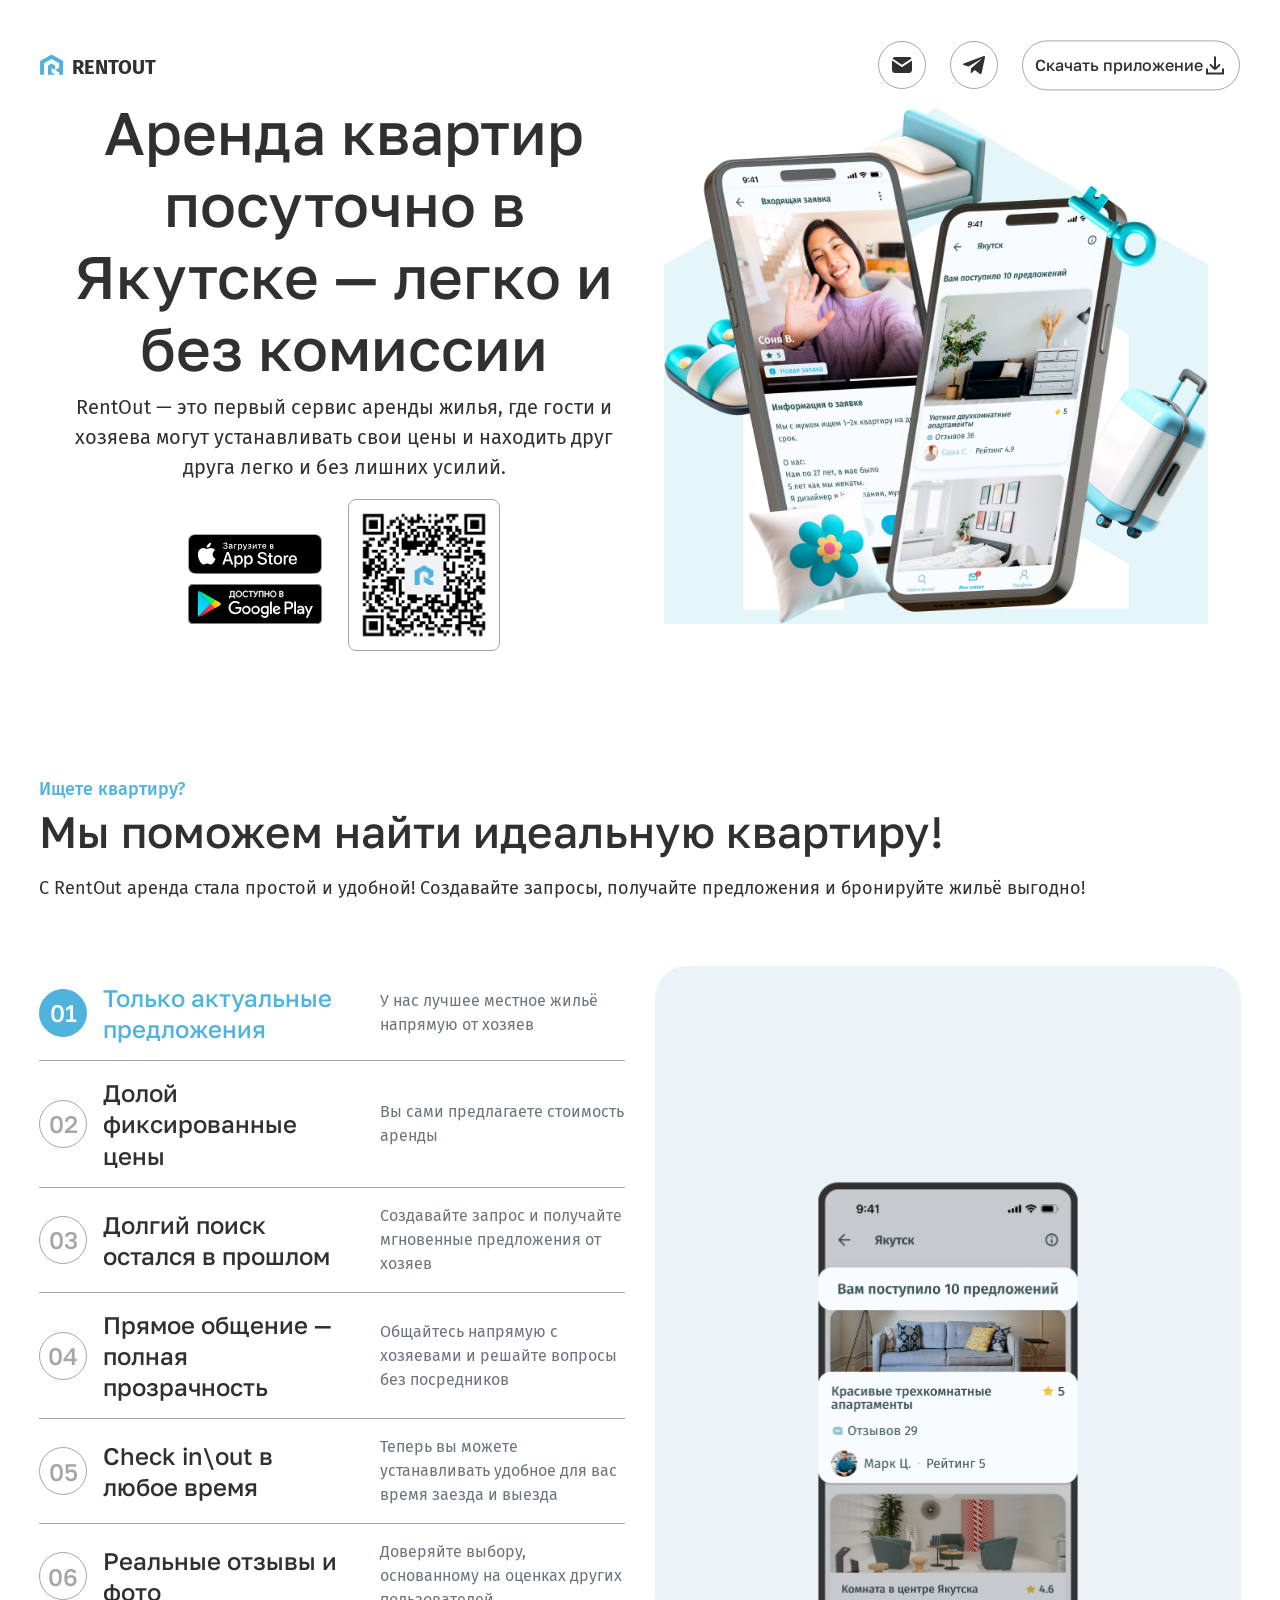
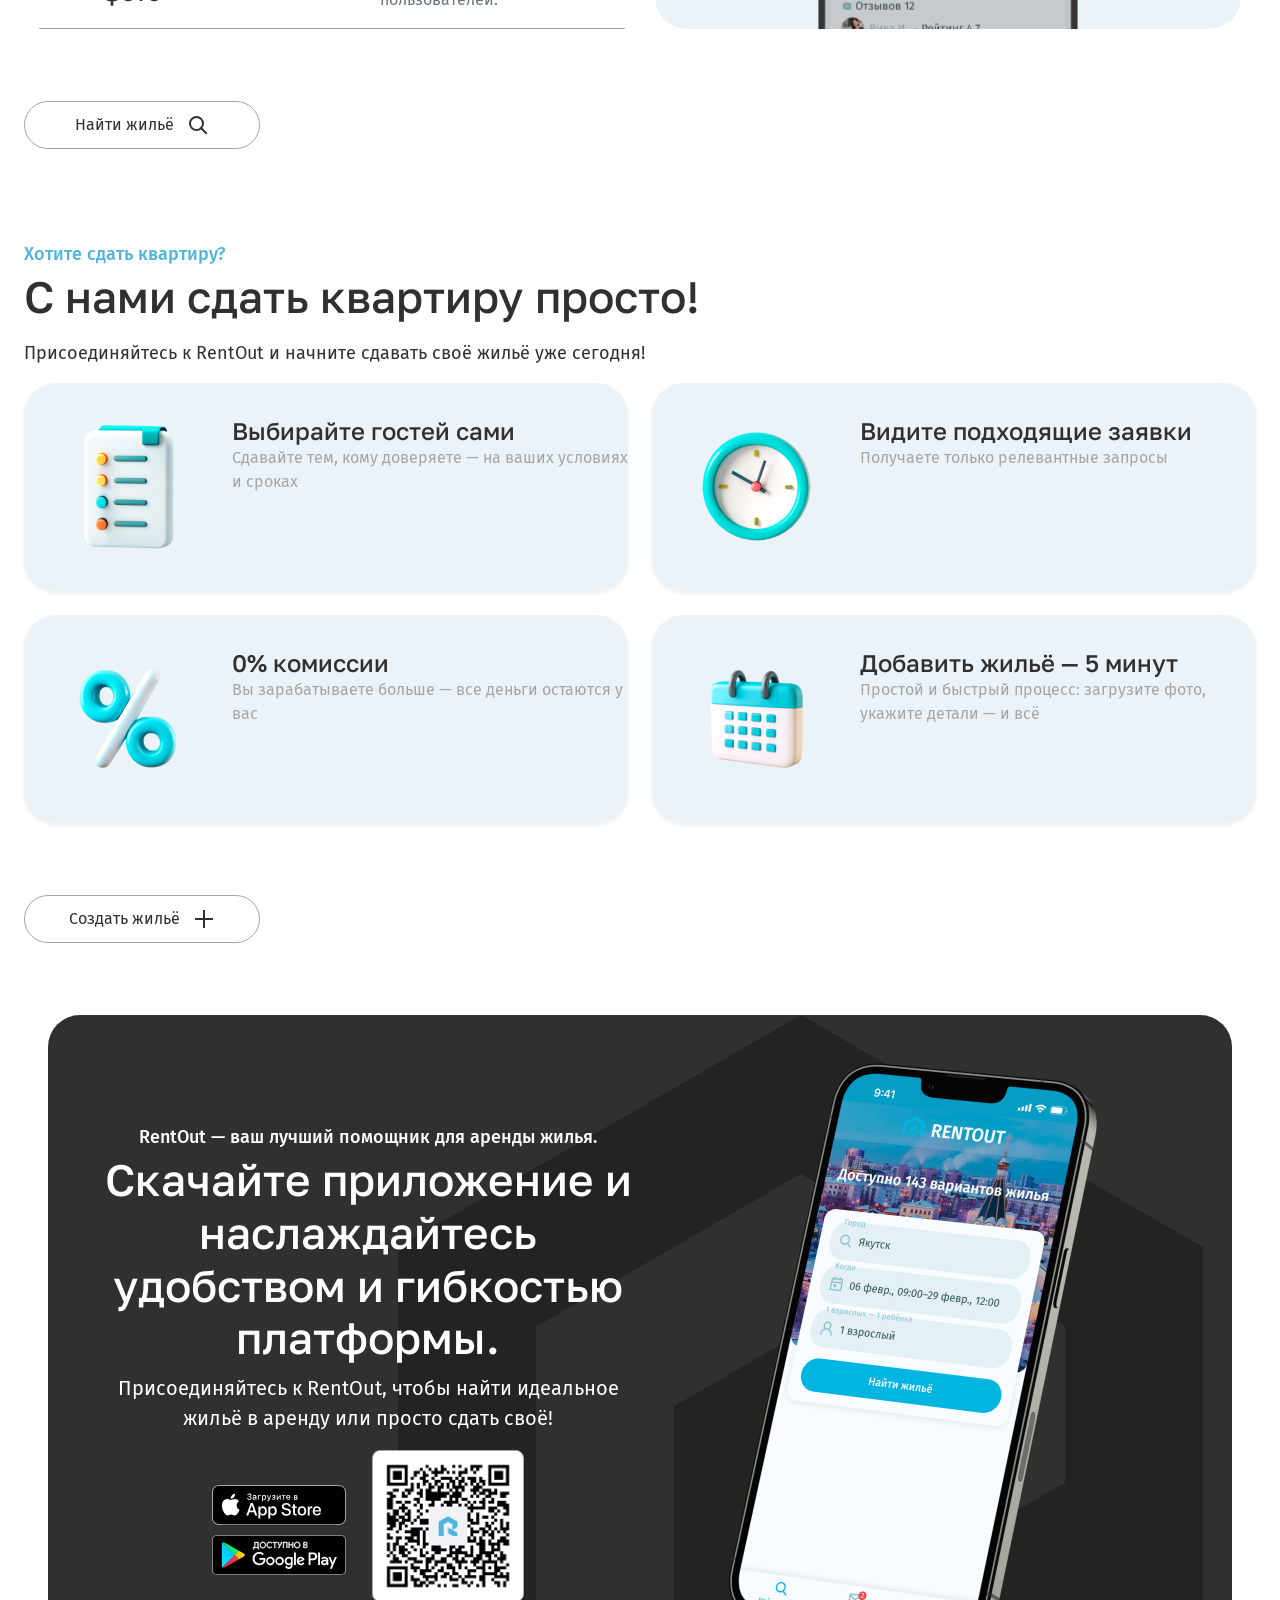
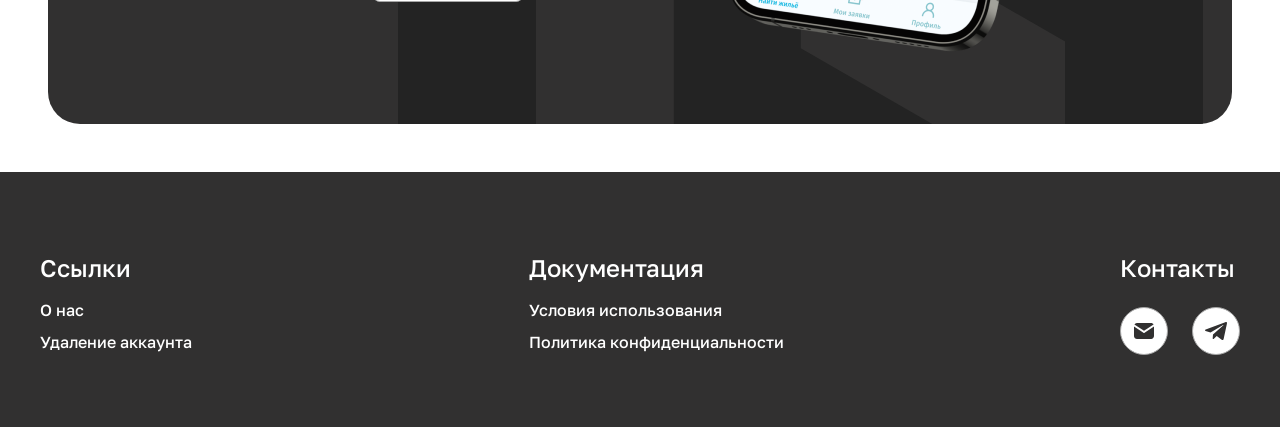
<file: index.html>
<!DOCTYPE html>
<html lang="ru">

<head>
  <meta name="description" content="Аренда квартир посуточно в Якутске — легко и без комиссии">
  <meta name="keywords"
    content="аренда,посуточно,Якутск,жильё,напрямую,снять,недорого,без посредников,снять жильё,командировка">
  <meta charset="UTF-8">
  <meta name="viewport" content="width=device-width, initial-scale=1.0">
  <link rel="icon" type="image/x-icon" href="/img/Icons/favicon.ico">
  <link href="https://stackpath.bootstrapcdn.com/bootstrap/4.5.2/css/bootstrap.min.css" rel="stylesheet">
  <script src="https://code.jquery.com/jquery-3.5.1.slim.min.js"></script>
  <script src="https://cdn.jsdelivr.net/npm/@popperjs/core@2.5.4/dist/umd/popper.min.js"></script>
  <script src="https://stackpath.bootstrapcdn.com/bootstrap/4.5.2/js/bootstrap.min.js"></script>
  <!-- Google tag (gtag.js) -->
  <script async src="https://www.googletagmanager.com/gtag/js?id=G-S7PQVKCSC7"></script>
  <script>
    window.dataLayer = window.dataLayer || [];
    function gtag() { dataLayer.push(arguments); }
    gtag('js', new Date());

    gtag('config', 'G-S7PQVKCSC7');
  </script>
  <!-- Yandex.Metrika counter -->
  <script>
    (function (m, e, t, r, i, k, a) {
      m[i] = m[i] || function () { (m[i].a = m[i].a || []).push(arguments) };
      m[i].l = 1 * new Date();
      for (var j = 0; j < document.scripts.length; j++) { if (document.scripts[j].src === r) { return; } }
      k = e.createElement(t), a = e.getElementsByTagName(t)[0], k.async = 1, k.src = r, a.parentNode.insertBefore(k, a)
    })
      (window, document, "script", "https://mc.yandex.ru/metrika/tag.js", "ym");

    ym(101724650, "init", {
      clickmap: true,
      trackLinks: true,
      accurateTrackBounce: true
    });
  </script>
  <!-- /Yandex.Metrika counter -->
  <link rel="stylesheet" href="styleguide.css">
  <link rel="stylesheet" href="style.css">
  <title>RentOut</title>
</head>

<body>
  <header class="header-wrapper position-absolute w-100" style="top: 0; left: 0; z-index: 100;">
    <div class="header d-flex justify-content-between align-items-center p-3 p-md-4 m-md-3">
      <div class="logo d-flex align-items-end gap-2">
        <img class="logo-icon" src="img/Subtract.svg" alt="Rentout logo icon" width="24" height="24">
        <span class="logo-text font-weight-bold h3 m-0 ml-2" style="color: var(--text-black);">RENTOUT</span>
      </div>
      <div class="d-flex align-items-center gap-3">
        <div class="d-none d-md-flex button-group mr-md-4" style="gap: 24px;">
          <a href="mailto:support@rentout.one" class="circle-button h3 mb-0">
            <img src="img/Icons/Mail.svg" alt="Mail" style="width: 24px; height: 24px;">
          </a>
          <a href="https://t.me/RentOutSupport" class="circle-button h3 mb-0"><img src="img/Icons/Telegram.svg"
              alt="Telegram" style="width: 24px; height: 24px;"></a>
        </div>
        <a href="#" class="button-mobile" aria-label="Menu" id="download-app-link">
          <span class="d-flex align-items-center gap-3 button-medium">
            <span class="d-none d-md-inline">Скачать приложение</span>
            <img src="img/Icons/Download.svg" alt="Download" style="width: 24px; height: 24px;">
          </span>
        </a>
      </div>
    </div>
  </header>

  <main>
    <section class="section1 container-fluid mb-5 m-0 p-0 mt-xl-5">
      <div class="row m-0 p-3 p-xl-5 align-items-center">
        <div class="col-12 col-xl-6 m-0 p-0 order-xl-2 d-flex justify-content-center">
          <div class="hero-background mt-5 m-md-4 mt-xl-0 d-flex justify-content-center">
            <img class="hero-image img-fluid m-0 p-0" src="img/Section_1/Illustration(1).png" alt="Hero image">
          </div>
        </div>

        <div class="col-12 col-xl-6 m-0 p-0 order-xl-1">
          <div class="offer-content text-center text-xl-start ps-xl-5">
            <h3 class="offer-header main-title">
              Аренда квартир посуточно в Якутске — легко и без комиссии
            </h3>
            <p class="offer-text responsive-bodyX">
              RentOut — это первый сервис аренды жилья, где гости и хозяева могут устанавливать свои цены и находить
              друг
              друга легко и без лишних усилий.
            </p>

            <div class="d-flex justify-content-center align-items-center">
              <div class="d-flex align-items-center">
                <div class="d-flex flex-column me-2">
                  <a href="https://apps.apple.com/ru/app/rentout-%D0%B0%D1%80%D0%B5%D0%BD%D0%B4%D0%B0-%D0%BF%D0%BE%D1%81%D1%83%D1%82%D0%BE%D1%87%D0%BD%D0%BE/id6670768633"
                    class="btn p-0 mb-2">
                    <img src="img/Apple.svg" alt="Apple" class="img-fluid" style="height: 40px;">
                  </a>
                  <a href="https://play.google.com/store/apps/details?id=one.rentout.rentout" class="btn p-0">
                    <img src="img/Google.svg" alt="Google" class="img-fluid" style="height: 40px;">
                  </a>
                </div>

                <a href="#" class="btn p-0 d-none d-xl-block ml-4">
                  <span class="qr-button h3">
                    <img src="img/qr-code.png" alt="QR код" style="width: 100%;">
                  </span>
                </a>
              </div>
            </div>
          </div>
        </div>
      </div>
    </section>

    <section class="section2 container-fluid ">
      <div class="px-0 p-md-4">
        <div class="text-start" style="color: var(--text-black);">
          <p class="responsive-body-label mb-2" style="color: var(--text-blue);">
            Ищете квартиру?
          </p>
          <h3 class="h-md mb-3">
            Мы поможем найти идеальную квартиру!
          </h3>
          <p class="responsive-body">
            С RentOut аренда стала простой и удобной! Создавайте запросы, получайте предложения и бронируйте жильё
            выгодно!
          </p>
        </div>
      </div>

      <div class="row p-md-4">
        <div class="col-12 pe-lg-5 column-section-2">
          <div class="button-image-group row">
            <div class="col-12 mb-0">
              <div class="button-with-image d-flex flex-column align-items-start">
                <div class="button-text-row d-flex flex-row align-items-center justify-content-center w-100 pb-lg-3"
                  data-img="1">
                  <button class="circle-button h3 active mb-0" data-img="1">01</button>
                  <div
                    class="text-block d-flex flex-column flex-md-row justify-content-md-between align-items-md-center w-100">
                    <div class="text-title responsive-hld flex-fill">Только актуальные предложения</div>
                    <div class="text-subtitle text-muted body-medium flex-fill">У нас лучшее местное жильё напрямую от
                      хозяев</div>
                  </div>
                </div>
                <div class="slide-image d-lg-none mb-3 border-custom visible" id="img-1">
                  <img src="img/Section_2/1.svg" class="img-fluid" alt="Image 1">
                </div>
              </div>
            </div>

            <div class="col-12   mb-0">
              <div class="button-with-image d-flex flex-column align-items-start">
                <div class="button-text-row d-flex flex-row align-items-center justify-content-center w-100 pb-lg-3">
                  <button class="circle-button h3 mb-0" data-img="2">02</button>
                  <div
                    class="text-block d-flex flex-column flex-md-row justify-content-md-between align-items-md-center w-100">
                    <div class="text-title responsive-hld flex-fill">Долой фиксированные цены</div>
                    <div class="text-subtitle text-muted body-medium flex-fill">Вы сами предлагаете стоимость аренды
                    </div>
                  </div>
                </div>
                <div class="slide-image d-lg-none mb-3" id="img-2">
                  <img src="img/Section_2/2.svg" alt="Image 2" class="img-fluid">
                </div>
              </div>
            </div>

            <div class="col-12   mb-0">
              <div class="button-with-image d-flex flex-column align-items-start">
                <div class="button-text-row d-flex flex-row align-items-center justify-content-center w-100 pb-lg-3">
                  <button class="circle-button h3 mb-0" data-img="3">03</button>
                  <div
                    class="text-block d-flex flex-column flex-md-row justify-content-md-between align-items-md-center w-100">
                    <div class="text-title responsive-hld flex-fill">Долгий поиск остался в прошлом</div>
                    <div class="text-subtitle text-muted body-medium flex-fill">Создавайте запрос и получайте мгновенные
                      предложения от хозяев</div>
                  </div>
                </div>
                <div class="slide-image d-lg-none mb-3" id="img-3">
                  <img src="img/Section_2/3.svg" alt="Image 3" class="img-fluid">
                </div>
              </div>
            </div>

            <div class="col-12   mb-0">
              <div class="button-with-image d-flex flex-column align-items-start">
                <div class="button-text-row d-flex flex-row align-items-center justify-content-center w-100 pb-lg-3">
                  <button class="circle-button h3 mb-0" data-img="4">04</button>
                  <div
                    class="text-block d-flex flex-column flex-md-row justify-content-md-between align-items-md-center w-100">
                    <div class="text-title responsive-hld flex-fill">Прямое общение — полная прозрачность</div>
                    <div class="text-subtitle text-muted body-medium flex-fill">Общайтесь напрямую с хозяевами и решайте
                      вопросы без посредников</div>
                  </div>
                </div>
                <div class="slide-image d-lg-none mb-3" id="img-4">
                  <img src="img/Section_2/4.svg" alt="Image 4" class="img-fluid">
                </div>
              </div>
            </div>

            <div class="col-12 mb-0">
              <div class="button-with-image d-flex flex-column align-items-start">
                <div class="button-text-row d-flex flex-row align-items-center justify-content-center w-100 pb-lg-3">
                  <button class="circle-button h3 mb-0" data-img="5">05</button>
                  <div
                    class="text-block d-flex flex-column flex-md-row justify-content-md-between align-items-md-center w-100">
                    <div class="text-title responsive-hld flex-fill">Check in\out в любое время</div>
                    <div class="text-subtitle text-muted body-medium flex-fill">Теперь вы можете устанавливать удобное
                      для
                      вас время заезда и выезда</div>
                  </div>
                </div>
                <div class="slide-image d-lg-none mb-3" id="img-5">
                  <img src="img/Section_2/5.svg" alt="Image 5" class="img-fluid">
                </div>
              </div>
            </div>

            <div class="col-12 mb-0">
              <div class="button-with-image d-flex flex-column align-items-start">
                <div class="button-text-row d-flex flex-row align-items-center justify-content-center w-100 pb-lg-3">
                  <button class="circle-button h3 mb-0" data-img="6">06</button>
                  <div
                    class="text-block d-flex flex-column flex-md-row justify-content-md-between align-items-md-center w-100">
                    <div class="text-title responsive-hld flex-fill">Реальные отзывы и фото</div>
                    <div class="text-subtitle text-muted body-medium flex-fill">Доверяйте выбору, основанному на оценках
                      других пользователей.</div>
                  </div>
                </div>
                <div class="slide-image d-lg-none mb-3" id="img-6">
                  <img src="img/Section_2/6.svg" alt="Image 6" class="img-fluid">
                </div>
              </div>
            </div>
          </div>
        </div>

        <div class="col-lg-6 d-none d-lg-flex align-items-center">
          <div class="active-image-container w-100">
            <img src="img/Section_2/1.svg" class="img-fluid active-image" id="active-desktop-image" alt="Active Image"
              style="width: auto;">
          </div>
        </div>
      </div>
    </section>

    <section class="mt-4 p-md-4">
      <a href="#section-app" class="btn custom-button d-flex justify-content-center align-items-center"
        style="height: 48px; border-radius: 360px; background-color: var(--white); color: var(--text-black); border: 1px solid var(--gray);">
        <span class="d-flex align-items-center gap-3 body-medium">
          Найти жильё
          <img src="img/Icons/Find.svg" alt="Иконка" style="width: 24px; height: 24px; margin-left: 12px;">
        </span>
      </a>
    </section>

    <section class="mt-5 pt-4 p-md-4">
      <div class="px-0">
        <div class="text-start" style="color: var(--text-black);">
          <p class="responsive-body-label mb-2" style="color: var(--text-blue);">
            Хотите сдать квартиру?
          </p>
          <h3 class="h-md mb-3">
            С нами сдать квартиру просто!
          </h3>
          <p class="responsive-body">
            Присоединяйтесь к RentOut и начните сдавать своё жильё уже сегодня!
          </p>
        </div>
      </div>

      <div class="features-grid">
        <div class="custom-card shadow-sm">
          <div class="d-flex flex-column flex-md-row align-items-start gap-3">
            <div class="icon-wrapper">
              <img src="img/Section_3/list.png" alt="Иконка" class="custom-icon">
            </div>
            <div class="flex-grow-1">
              <div class="title responsive-hld">Выбирайте гостей сами</div>
              <div class="text body-medium">Сдавайте тем, кому доверяете — на ваших условиях и сроках</div>
            </div>
          </div>
        </div>

        <div class="custom-card shadow-sm">
          <div class="d-flex flex-column flex-md-row align-items-start gap-3">
            <div class="icon-wrapper">
              <img src="img/Section_3/clock.png" alt="Иконка" class="custom-icon">
            </div>
            <div class="flex-grow-1">
              <div class="title responsive-hld">Видите подходящие заявки</div>
              <div class="text body-medium">Получаете только релевантные запросы</div>
            </div>
          </div>
        </div>

        <div class="custom-card shadow-sm">
          <div class="d-flex flex-column flex-md-row align-items-start gap-3">
            <div class="icon-wrapper">
              <img src="img/Section_3/percent.png" alt="Иконка" class="custom-icon">
            </div>
            <div class="flex-grow-1">
              <div class="title responsive-hld">0% комиссии</div>
              <div class="text body-medium">Вы зарабатываете больше — все деньги остаются у вас</div>
            </div>
          </div>
        </div>

        <div class="custom-card shadow-sm">
          <div class="d-flex flex-column flex-md-row align-items-start gap-3">
            <div class="icon-wrapper">
              <img src="img/Section_3/calendar.png" alt="Иконка" class="custom-icon">
            </div>
            <div class="flex-grow-1">
              <div class="title responsive-hld">Добавить жильё — 5 минут</div>
              <div class="text body-medium">Простой и быстрый процесс: загрузите фото, укажите детали — и всё</div>
            </div>
          </div>
        </div>
      </div>
    </section>

    <section class="mt-4 p-md-4">
      <a href="#section-app" class="btn custom-button d-flex justify-content-center align-items-center"
        style="height: 48px; border-radius: 360px; background-color: var(--white); color: var(--text-black); border: 1px solid var(--gray);">
        <span class="d-flex align-items-center gap-3 body-medium">
          Создать жильё
          <img src="img/Icons/Plus.svg" alt="Иконка" style="width: 24px; height: 24px; margin-left: 12px;">
        </span>
      </a>
    </section>

    <section class="m-xl-5">
      <div id="section-app" class="section-app phone-background container-fluid mt-5 p-0"
        style="background-color: var(--black-100);">
        <div class="row m-0 p-3 p-xl-5 align-items-center">
          <div class="col-12 col-xl-6 m-0 p-0 order-xl-2 d-flex justify-content-center">
            <div class="mt-5 m-md-4 mt-xl-0 d-flex justify-content-center">
              <img class="phone-image img-fluid m-0 p-0" src="img/Section_4/Phone.png" alt="Phone app">
            </div>
          </div>

          <div class="col-12 col-xl-6 m-0 p-0 order-xl-1">
            <div class="app-content text-center text-xl-start ps-xl-5">
              <p class="app-label responsive-body-label mb-2 text-white">
                RentOut — ваш лучший помощник для аренды жилья.
              </p>
              <h3 class="app-header h-md text-white">
                Скачайте приложение и наслаждайтесь удобством и гибкостью платформы.
              </h3>
              <p class="app-text responsive-bodyX text-white">
                Присоединяйтесь к RentOut, чтобы найти идеальное жильё в аренду или просто сдать своё!
              </p>

              <div class="d-flex justify-content-center align-items-center">
                <div class="d-flex align-items-center">
                  <div class="d-flex flex-column me-2">
                    <a href="https://apps.apple.com/ru/app/rentout-%D0%B0%D1%80%D0%B5%D0%BD%D0%B4%D0%B0-%D0%BF%D0%BE%D1%81%D1%83%D1%82%D0%BE%D1%87%D0%BD%D0%BE/id6670768633"
                      class="btn p-0 mb-2">
                      <img src="img/Apple.svg" alt="Apple" class="img-fluid" style="height: 40px;">
                    </a>
                    <a href="https://play.google.com/store/apps/details?id=one.rentout.rentout" class="btn p-0">
                      <img src="img/Google.svg" alt="Google" class="img-fluid" style="height: 40px;">
                    </a>
                  </div>

                  <a href="#" class="btn p-0 d-none d-lg-block ml-4">
                    <span class="qr-button h3">
                      <img src="img/qr-code.png" alt="QR код" style="width: 100%;">
                    </span>
                  </a>
                </div>
              </div>
            </div>
          </div>
        </div>
      </div>
    </section>
  </main>

  <footer class="mt-0 pt-5" style="background-color: var(--black-100); position: relative;">
    <div class="pr-3 pl-3 pb-3 pt-2">
      <div class="d-flex flex-column flex-md-row justify-content-md-between gap-4 gap-md-0 p-md-4">
        <div class="link-group">
          <div class="link-item">
            <p class="responsive-hld text-white">Ссылки</p>
          </div>
          <div class="link-item">
            <a href="https://rentout.one/about.html" class="button-medium text-white">О нас</a>
          </div>
          <div class="link-item">
            <a href="https://account.rentout.one/" class="button-medium text-white">Удаление аккаунта</a>
          </div>
        </div>
        <div class="link-group">
          <div class="link-item">
            <p class="responsive-hld text-white">Документация</p>
          </div>
          <div class="link-item">
            <a href="https://rentout.one/docs/user-agreement/" class="button-medium text-white">Условия
              использования</a>
          </div>
          <div class="link-item">
            <a href="https://rentout.one/docs/privacy-policy/" class="button-medium text-white">Политика
              конфиденциальности</a>
          </div>
        </div>
        <div class="link-group">
          <div class="link-item">
            <p class="responsive-hld text-white">Контакты</p>
          </div>
          <div class="pt-2 button-group" style="display: flex; gap: 24px;">
            <a href="mailto:support@rentout.one" class="circle-button h3 mb-0">
              <img src="img/Icons/Mail.svg" alt="Mail" style="width: 24px; height: 24px;">
            </a>
            <a href="https://t.me/RentOutSupport" class="circle-button h3">
              <img src="img/Icons/Telegram.svg" alt="Иконка" style="width: 24px; height: 24px;">
            </a>
          </div>
        </div>
      </div>
    </div>
  </footer>

  <script>
    document.addEventListener('DOMContentLoaded', function () {
      const buttons = document.querySelectorAll('.circle-button');
      const textRows = document.querySelectorAll('.button-text-row');
      const mobileImages = document.querySelectorAll('.slide-image');
      const desktopImage = document.getElementById('active-desktop-image');

      function showImage(imgId) {
        mobileImages.forEach(img => {
          img.classList.remove('visible');
        });

        const mobileTarget = document.getElementById(`img-${imgId}`);
        if (mobileTarget) {
          mobileTarget.classList.add('visible');
        }

        if (desktopImage) {
          desktopImage.src = `img/Section_2/${imgId}.svg`;
        }

        buttons.forEach(btn => {
          btn.classList.remove('active');
        });

        const activeButton = document.querySelector(`.circle-button[data-img="${imgId}"]`);
        if (activeButton) {
          activeButton.classList.add('active');
        }
      }

      buttons.forEach(button => {
        button.addEventListener('click', (e) => {
          e.stopPropagation();
          const imgId = button.getAttribute('data-img');
          if (imgId) {
            showImage(imgId);
          }
        });
      });

      textRows.forEach(row => {
        row.addEventListener('click', () => {
          const imgId = row.querySelector('.circle-button')?.getAttribute('data-img');
          if (imgId) {
            showImage(imgId);
          }
        });
      });

      showImage('1');
    });
  </script>

  <script>
    document.addEventListener('DOMContentLoaded', function () {
      const downloadLink = document.getElementById('download-app-link');
      if (downloadLink) {
        downloadLink.addEventListener('click', function (e) {
          e.preventDefault();
          const userAgent = navigator.userAgent || navigator.vendor || window.opera;

          const playStoreLink = 'https://play.google.com/store/apps/details?id=one.rentout.rentout';
          const appStoreLink = 'https://apps.apple.com/ru/app/rentout-%D0%B0%D1%80%D0%B5%D0%BD%D0%B4%D0%B0-%D0%BF%D0%BE%D1%81%D1%83%D1%82%D0%BE%D1%87%D0%BD%D0%BE/id6670768633';

          if (/android/i.test(userAgent)) {
            window.location.href = playStoreLink;
            return;
          }

          if (/iPad|iPhone|iPod/.test(userAgent) || (navigator.platform === 'MacIntel' && navigator.maxTouchPoints > 1)) {
            window.location.href = appStoreLink;
            return;
          }

          window.location.href = playStoreLink;
        });
      }
    });
  </script>
</body>

</html>
</file>
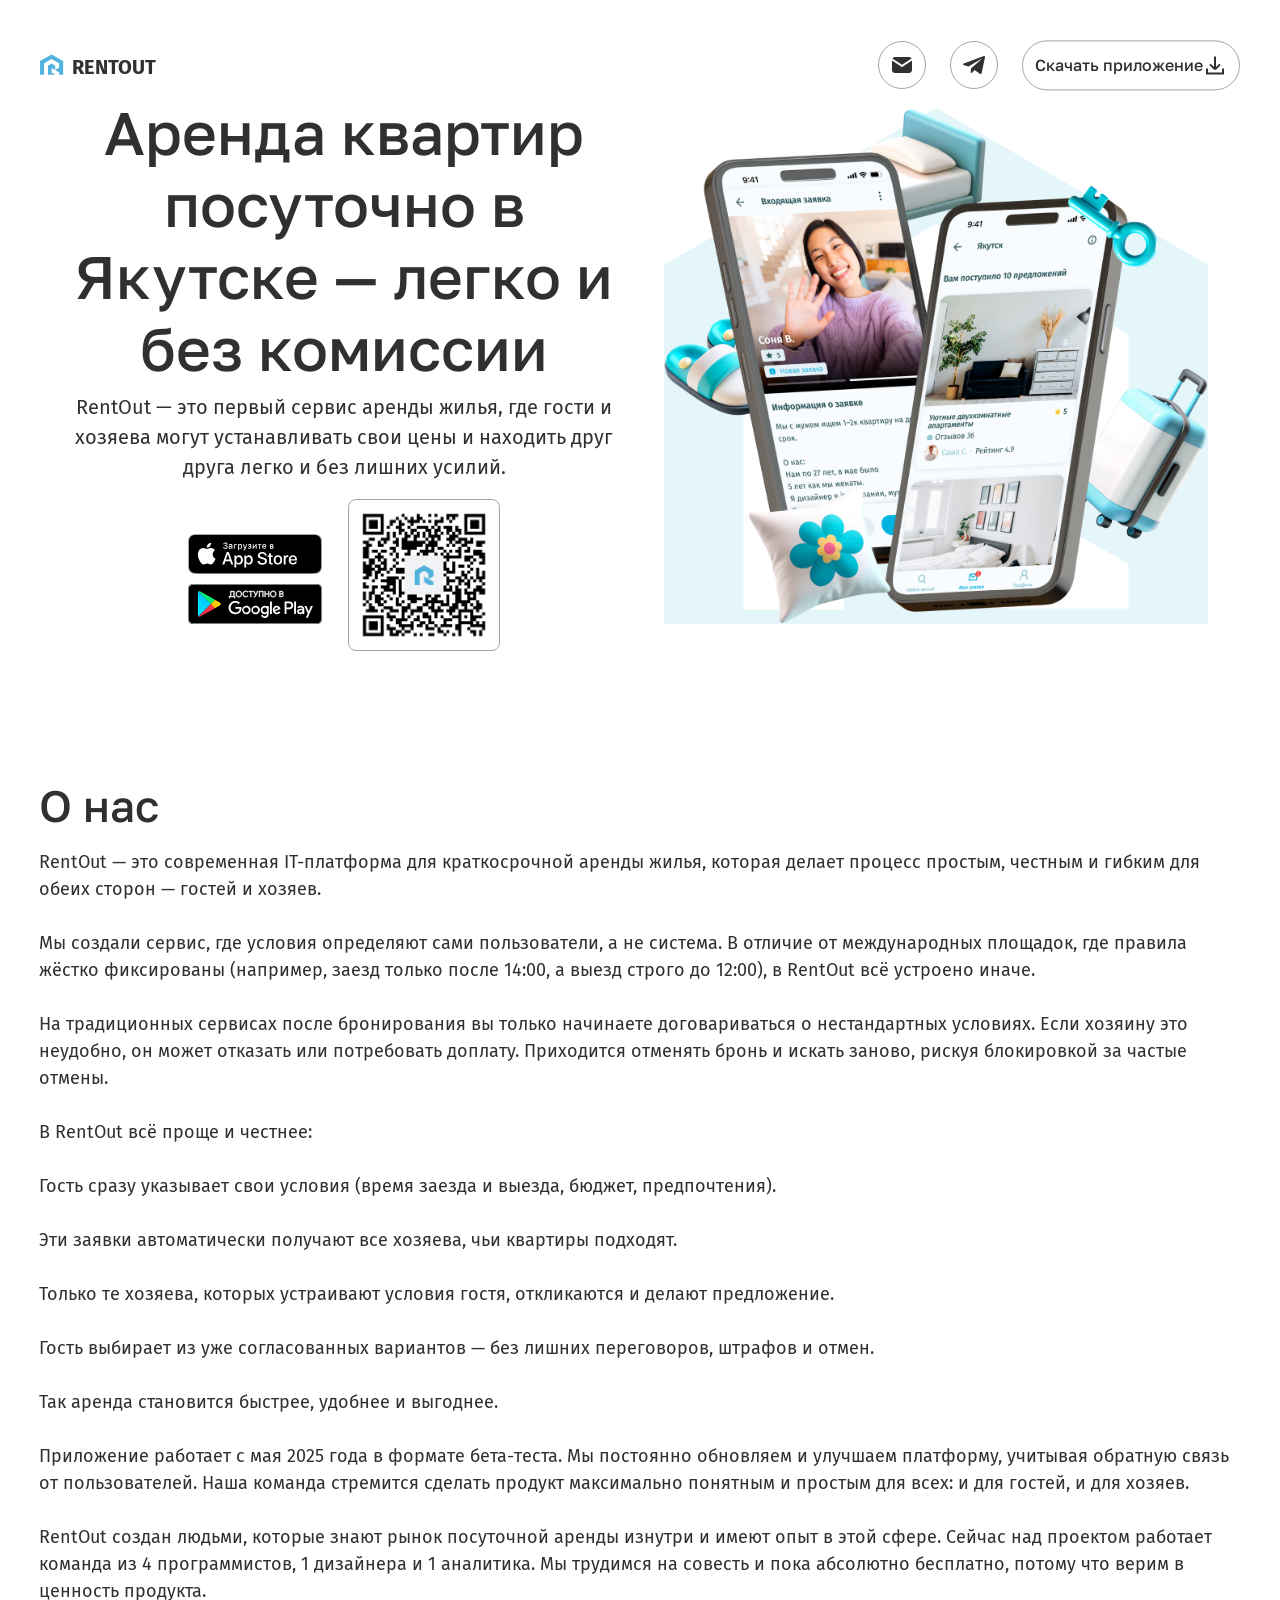
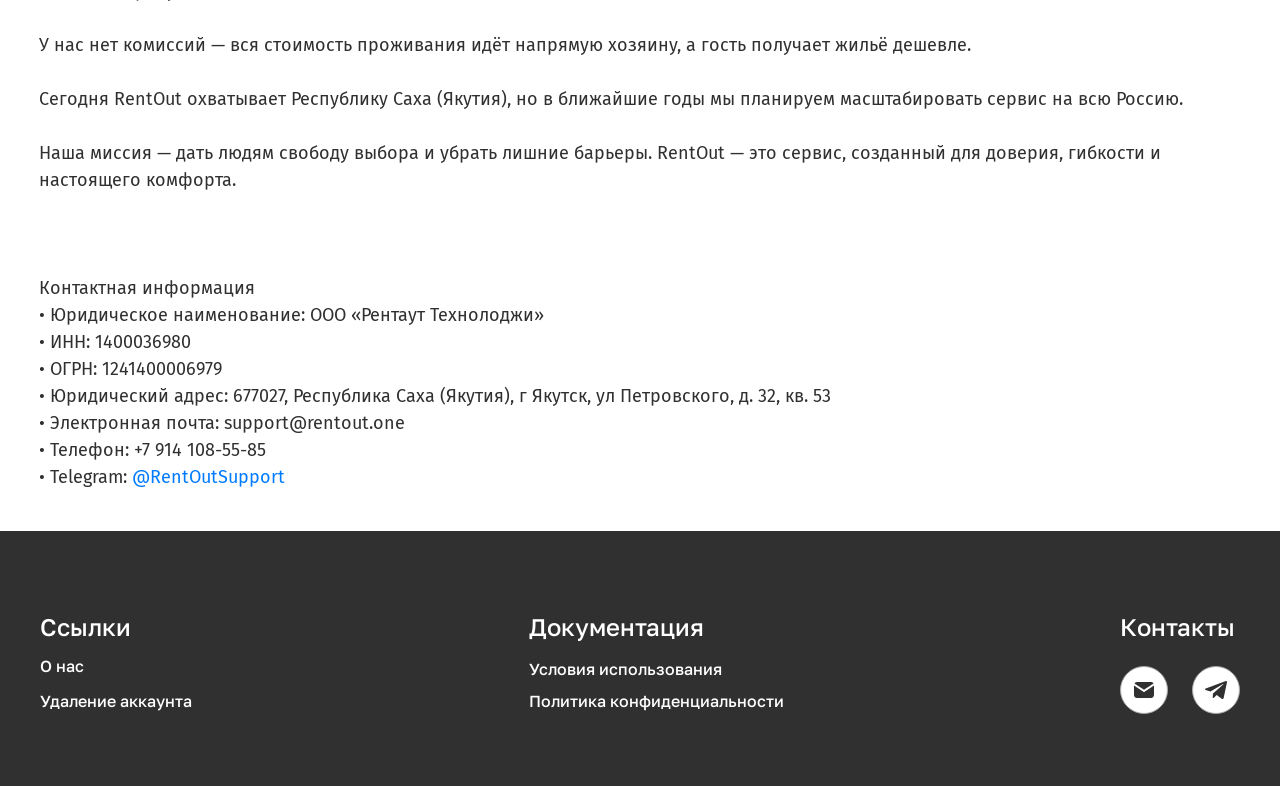
<file: about.html>
<!DOCTYPE html>
<html lang="ru">

<head>
  <meta name="description" content="Аренда квартир посуточно в Якутске — легко и без комиссии">
  <meta name="keywords"
    content="аренда,посуточно,Якутск,жильё,напрямую,снять,недорого,без посредников,снять жильё,командировка">
  <meta charset="UTF-8">
  <meta name="viewport" content="width=device-width, initial-scale=1.0">
  <link rel="icon" type="image/x-icon" href="/img/Icons/favicon.ico">
  <link href="https://stackpath.bootstrapcdn.com/bootstrap/4.5.2/css/bootstrap.min.css" rel="stylesheet">
  <script src="https://code.jquery.com/jquery-3.5.1.slim.min.js"></script>
  <script src="https://cdn.jsdelivr.net/npm/@popperjs/core@2.5.4/dist/umd/popper.min.js"></script>
  <script src="https://stackpath.bootstrapcdn.com/bootstrap/4.5.2/js/bootstrap.min.js"></script>
  <!-- Google tag (gtag.js) -->
  <script async src="https://www.googletagmanager.com/gtag/js?id=G-S7PQVKCSC7"></script>
  <script>
    window.dataLayer = window.dataLayer || [];
    function gtag() { dataLayer.push(arguments); }
    gtag('js', new Date());

    gtag('config', 'G-S7PQVKCSC7');
  </script>
  <!-- Yandex.Metrika counter -->
  <script>
    (function (m, e, t, r, i, k, a) {
      m[i] = m[i] || function () { (m[i].a = m[i].a || []).push(arguments) };
      m[i].l = 1 * new Date();
      for (var j = 0; j < document.scripts.length; j++) { if (document.scripts[j].src === r) { return; } }
      k = e.createElement(t), a = e.getElementsByTagName(t)[0], k.async = 1, k.src = r, a.parentNode.insertBefore(k, a)
    })
      (window, document, "script", "https://mc.yandex.ru/metrika/tag.js", "ym");

    ym(101724650, "init", {
      clickmap: true,
      trackLinks: true,
      accurateTrackBounce: true
    });
  </script>
  <!-- /Yandex.Metrika counter -->
  <link rel="stylesheet" href="styleguide.css">
  <link rel="stylesheet" href="style.css">
  <title>RentOut</title>
</head>

<body>
  <header class="header-wrapper position-absolute w-100" style="top: 0; left: 0; z-index: 100;">
    <div class="header d-flex justify-content-between align-items-center p-3 p-md-4 m-md-3">
      <div class="logo d-flex align-items-end gap-2">
        <img class="logo-icon" src="img/Subtract.svg" alt="Rentout logo icon" width="24" height="24">
        <span class="logo-text font-weight-bold h3 m-0 ml-2" style="color: var(--text-black);">RENTOUT</span>
      </div>
      <div class="d-flex align-items-center gap-3">
        <div class="d-none d-md-flex button-group mr-md-4" style="gap: 24px;">
          <a href="mailto:support@rentout.one" class="circle-button h3 mb-0">
            <img src="img/Icons/Mail.svg" alt="Mail" style="width: 24px; height: 24px;">
          </a>
          <a href="https://t.me/RentOutSupport" class="circle-button h3 mb-0"><img src="img/Icons/Telegram.svg"
              alt="Telegram" style="width: 24px; height: 24px;"></a>
        </div>
        <a href="#" class="button-mobile" aria-label="Menu" id="download-app-link">
          <span class="d-flex align-items-center gap-3 button-medium">
            <span class="d-none d-md-inline">Скачать приложение</span>
            <img src="img/Icons/Download.svg" alt="Download" style="width: 24px; height: 24px;">
          </span>
        </a>
      </div>
    </div>
  </header>

  <main>
    <section class="section1 container-fluid mb-5 m-0 p-0 mt-xl-5">
      <div class="row m-0 p-3 p-xl-5 align-items-center">
        <div class="col-12 col-xl-6 m-0 p-0 order-xl-2 d-flex justify-content-center">
          <div class="hero-background mt-5 m-md-4 mt-xl-0 d-flex justify-content-center">
            <img class="hero-image img-fluid m-0 p-0" src="img/Section_1/Illustration(1).png" alt="Hero image">
          </div>
        </div>

        <div class="col-12 col-xl-6 m-0 p-0 order-xl-1">
          <div class="offer-content text-center text-xl-start ps-xl-5">
            <h3 class="offer-header main-title">
              Аренда квартир посуточно в Якутске — легко и без комиссии
            </h3>
            <p class="offer-text responsive-bodyX">
              RentOut — это первый сервис аренды жилья, где гости и хозяева могут устанавливать свои цены и находить
              друг
              друга легко и без лишних усилий.
            </p>

            <div class="d-flex justify-content-center align-items-center">
              <div class="d-flex align-items-center">
                <div class="d-flex flex-column me-2">
                  <a href="https://apps.apple.com/ru/app/rentout-%D0%B0%D1%80%D0%B5%D0%BD%D0%B4%D0%B0-%D0%BF%D0%BE%D1%81%D1%83%D1%82%D0%BE%D1%87%D0%BD%D0%BE/id6670768633"
                    class="btn p-0 mb-2">
                    <img src="img/Apple.svg" alt="Apple" class="img-fluid" style="height: 40px;">
                  </a>
                  <a href="https://play.google.com/store/apps/details?id=one.rentout.rentout" class="btn p-0">
                    <img src="img/Google.svg" alt="Google" class="img-fluid" style="height: 40px;">
                  </a>
                </div>

                <a href="#" class="btn p-0 d-none d-xl-block ml-4">
                  <span class="qr-button h3">
                    <img src="img/qr-code.png" alt="QR код" style="width: 100%;">
                  </span>
                </a>
              </div>
            </div>
          </div>
        </div>
      </div>
    </section>

    <section class="section2 container-fluid ">
      <div class="px-0 p-md-4">
        <div class="text-start" style="color: var(--text-black);">
          <h3 class="h-md mb-3">
            О нас
          </h3>
          <p class="responsive-body">
            RentOut — это современная IT-платформа для краткосрочной аренды жилья, которая делает процесс простым, честным и гибким для обеих сторон — гостей и хозяев.
            <br/><br/>
Мы создали сервис, где условия определяют сами пользователи, а не система. В отличие от международных площадок, где правила жёстко фиксированы (например, заезд только после 14:00, а выезд строго до 12:00), в RentOut всё устроено иначе.
<br/><br/>
На традиционных сервисах после бронирования вы только начинаете договариваться о нестандартных условиях. Если хозяину это неудобно, он может отказать или потребовать доплату. Приходится отменять бронь и искать заново, рискуя блокировкой за частые отмены.
<br/><br/>
В RentOut всё проще и честнее:
<br/><br/>
Гость сразу указывает свои условия (время заезда и выезда, бюджет, предпочтения).
<br/><br/>
Эти заявки автоматически получают все хозяева, чьи квартиры подходят.
<br/><br/>
Только те хозяева, которых устраивают условия гостя, откликаются и делают предложение.
<br/><br/>
Гость выбирает из уже согласованных вариантов — без лишних переговоров, штрафов и отмен.
<br/><br/>
Так аренда становится быстрее, удобнее и выгоднее.
<br/><br/>
Приложение работает с мая 2025 года в формате бета-теста. Мы постоянно обновляем и улучшаем платформу, учитывая обратную связь от пользователей. Наша команда стремится сделать продукт максимально понятным и простым для всех: и для гостей, и для хозяев.
<br/><br/>
RentOut создан людьми, которые знают рынок посуточной аренды изнутри и имеют опыт в этой сфере. Сейчас над проектом работает команда из 4 программистов, 1 дизайнера и 1 аналитика. Мы трудимся на совесть и пока абсолютно бесплатно, потому что верим в ценность продукта.
<br/><br/>
У нас нет комиссий — вся стоимость проживания идёт напрямую хозяину, а гость получает жильё дешевле.
<br/><br/>
Сегодня RentOut охватывает Республику Саха (Якутия), но в ближайшие годы мы планируем масштабировать сервис на всю Россию.
<br/><br/>
Наша миссия — дать людям свободу выбора и убрать лишние барьеры. RentOut — это сервис, созданный для доверия, гибкости и настоящего комфорта.
<br/><br/><br/><br/>
Контактная информация<br/>
 • Юридическое наименование: ООО «Рентаут Технолоджи»<br/>
 • ИНН: 1400036980<br/>
 • ОГРН: 1241400006979<br/>
 • Юридический адрес: 677027, Республика Саха (Якутия), г Якутск, ул Петровского, д. 32, кв. 53<br/>
 • Электронная почта: support@rentout.one<br/>
 • Телефон:  +7 914 108-55-85<br/>
 • Telegram:  <a href="https://t.me/RentOutSupport">@RentOutSupport</a>
          </p>
        </div>
      </div>
    </section>

  </main>

  <footer class="mt-0 pt-5" style="background-color: var(--black-100); position: relative;">
    <div class="pr-3 pl-3 pb-3 pt-2">
      <div class="d-flex flex-column flex-md-row justify-content-md-between gap-4 gap-md-0 p-md-4">
        <div class="link-group">
          <div class="link-item">
            <p class="responsive-hld text-white">Ссылки</p>
          </div>
          <div class="link-item">
            <p class="button-medium text-white">О нас</p>
          </div>
          <div class="link-item">
            <a href="https://account.rentout.one/" class="button-medium text-white">Удаление аккаунта</a>
          </div>
        </div>
        <div class="link-group">
          <div class="link-item">
            <p class="responsive-hld text-white">Документация</p>
          </div>
          <div class="link-item">
            <a href="https://rentout.one/docs/user-agreement/" class="button-medium text-white">Условия
              использования</a>
          </div>
          <div class="link-item">
            <a href="https://rentout.one/docs/privacy-policy/" class="button-medium text-white">Политика
              конфиденциальности</a>
          </div>
        </div>
        <div class="link-group">
          <div class="link-item">
            <p class="responsive-hld text-white">Контакты</p>
          </div>
          <div class="pt-2 button-group" style="display: flex; gap: 24px;">
            <a href="mailto:support@rentout.one" class="circle-button h3 mb-0">
              <img src="img/Icons/Mail.svg" alt="Mail" style="width: 24px; height: 24px;">
            </a>
            <a href="https://t.me/RentOutSupport" class="circle-button h3">
              <img src="img/Icons/Telegram.svg" alt="Иконка" style="width: 24px; height: 24px;">
            </a>
          </div>
        </div>
      </div>
    </div>
  </footer>

  <script>
    document.addEventListener('DOMContentLoaded', function () {
      const buttons = document.querySelectorAll('.circle-button');
      const textRows = document.querySelectorAll('.button-text-row');
      const mobileImages = document.querySelectorAll('.slide-image');
      const desktopImage = document.getElementById('active-desktop-image');

      function showImage(imgId) {
        mobileImages.forEach(img => {
          img.classList.remove('visible');
        });

        const mobileTarget = document.getElementById(`img-${imgId}`);
        if (mobileTarget) {
          mobileTarget.classList.add('visible');
        }

        if (desktopImage) {
          desktopImage.src = `img/Section_2/${imgId}.svg`;
        }

        buttons.forEach(btn => {
          btn.classList.remove('active');
        });

        const activeButton = document.querySelector(`.circle-button[data-img="${imgId}"]`);
        if (activeButton) {
          activeButton.classList.add('active');
        }
      }

      buttons.forEach(button => {
        button.addEventListener('click', (e) => {
          e.stopPropagation();
          const imgId = button.getAttribute('data-img');
          if (imgId) {
            showImage(imgId);
          }
        });
      });

      textRows.forEach(row => {
        row.addEventListener('click', () => {
          const imgId = row.querySelector('.circle-button')?.getAttribute('data-img');
          if (imgId) {
            showImage(imgId);
          }
        });
      });

      showImage('1');
    });
  </script>

  <script>
    document.addEventListener('DOMContentLoaded', function () {
      const downloadLink = document.getElementById('download-app-link');
      if (downloadLink) {
        downloadLink.addEventListener('click', function (e) {
          e.preventDefault();
          const userAgent = navigator.userAgent || navigator.vendor || window.opera;

          const playStoreLink = 'https://play.google.com/store/apps/details?id=one.rentout.rentout';
          const appStoreLink = 'https://apps.apple.com/ru/app/rentout-%D0%B0%D1%80%D0%B5%D0%BD%D0%B4%D0%B0-%D0%BF%D0%BE%D1%81%D1%83%D1%82%D0%BE%D1%87%D0%BD%D0%BE/id6670768633';

          if (/android/i.test(userAgent)) {
            window.location.href = playStoreLink;
            return;
          }

          if (/iPad|iPhone|iPod/.test(userAgent) || (navigator.platform === 'MacIntel' && navigator.maxTouchPoints > 1)) {
            window.location.href = appStoreLink;
            return;
          }

          window.location.href = playStoreLink;
        });
      }
    });
  </script>
</body>

</html>
</file>
<file: styleguide.css>
/* ===============================
   Google Fonts
================================= */
@import url('https://fonts.googleapis.com/css2?family=Fira+Sans:wght@400;500&family=Golos+Text:wght@500&display=swap');

/* ===============================
   Color Variables
================================= */
:root {
  --black-100: #313030;
  --black-200: #232323;
  --white: #FFFFFF;
  --gray: #A6A6A6;
  --blue: #50B3DE;
  --light-blue-100: #EBF3F8;
  --light-blue-200: #E4F6FA;
  --light-blue-300: #D5F1F7;

  --text-black: #313030;
  --text-white: #F9FAFF;
  --text-gray: #838383;
  --text-blue: #50B3DE;
}

/* ===============================
   Utility Classes: Backgrounds
================================= */
.bg-black-100 { background-color: var(--black-100); }
.bg-black-200 { background-color: var(--black-200); }
.bg-white { background-color: var(--white); }
.bg-gray { background-color: var(--gray); }
.bg-blue { background-color: var(--blue); }
.bg-light-blue-100 { background-color: var(--light-blue-100); }
.bg-light-blue-200 { background-color: var(--light-blue-200); }
.bg-light-blue-300 { background-color: var(--light-blue-300); }

/* ===============================
   Utility Classes: Text Colors
================================= */
.text-black { color: var(--text-black); }
.text-white { color: var(--text-white); }
.text-gray { color: var(--text-gray); }
.text-blue { color: var(--text-blue); }

/* ===============================
   Utility Classes: Border Radius
================================= */
.rounded-12 { border-radius: 12px; }

/* ===============================
   Typography: Body Text
================================= */
.body-medium {
  font-family: 'Fira Sans', sans-serif;
  font-weight: 400;
  font-size: 16px;
  line-height: 150%;
  color: var(--text-black);
}

.responsive-body {
  font-family: 'Fira Sans', sans-serif;
  font-weight: 400;
  font-size: 16px;
  line-height: 150%;
  color: var(--text-black);
}

.responsive-bodyX {
  font-family: 'Fira Sans', sans-serif;
  font-weight: 400;
  font-size: 16px;
  line-height: 150%;
  color: var(--text-black);
}

.responsive-body-label {
  font-family: 'Fira Sans', sans-serif;
  font-weight: 400;
  font-size: 16px;
  line-height: 100%;
  color: var(--text-black);
}

.responsive-hld {
  font-family: 'Fira Sans', sans-serif;
  font-weight: 500;
  font-size: 18px;
  line-height: 100%;
  color: var(--text-black);
}

.main-title {
  font-family: 'Golos Text', sans-serif;
  font-weight: 500;
  font-size: 24px;
  line-height: 130%;
  color: var(--text-black);
}

@media (min-width: 768px) {
  .responsive-body {
    font-family: 'Fira Sans', sans-serif;
    font-weight: 400;
    font-size: 18px;
    line-height: 150%;
    color: var(--text-black);
  }

  .responsive-bodyX {
    font-family: 'Fira Sans', sans-serif;
    font-weight: 400;
    font-size: 20px;
    line-height: 150%;
    color: var(--text-black);
  }

  .responsive-body-label {
    font-family: 'Fira Sans', sans-serif;
    font-weight: 500;
    font-size: 18px;
    line-height: 100%;
    color: var(--text-black);
  }
  
  .responsive-hld {
    font-family: 'Golos Text', sans-serif;
    font-weight: 500;
    font-size: 24px;
    line-height: 130%;
    color: var(--text-black);
  }

  .main-title {
    font-family: 'Golos Text', sans-serif;
    font-weight: 500;
    font-size: 44px;
    line-height: 120%;
    color: var(--text-black);
  }
}

@media (min-width: 1226px) {
.main-title {
    font-family: 'Golos Text', sans-serif;
    font-weight: 500;
    font-size: 60px;
    line-height: 120%;
    color: var(--text-black);
  }
}

.body-large {
  font-family: 'Fira Sans', sans-serif;
  font-weight: 400;
  font-size: 18px;
  line-height: 150%;
  color: var(--text-black);
}

.body-xlarge {
  font-family: 'Fira Sans', sans-serif;
  font-weight: 400;
  font-size: 20px;
  line-height: 150%;
  color: var(--text-black);
}

/* ===============================
   Typography: Buttons
================================= */
.button-medium {
  font-family: 'Golos Text', sans-serif;
  font-weight: 500;
  font-size: 16px;
  line-height: 100%;
  color: var(--text-black);
}

/* ===============================
   Typography: Headers
================================= */
.h1 {
  font-family: 'Golos Text', sans-serif;
  font-weight: 500;
  font-size: 60px;
  line-height: 120%;
  color: var(--text-black);
}

.h2 {
  font-family: 'Golos Text', sans-serif;
  font-weight: 500;
  font-size: 44px;
  line-height: 120%;
  color: var(--text-black);
}

.h3 {
  font-family: 'Golos Text', sans-serif;
  font-weight: 500;
  font-size: 24px;
  line-height: 130%;
  color: var(--text-black);
}

.h4 {
  font-family: 'Fira Sans', sans-serif;
  font-weight: 500;
  font-size: 18px;
  line-height: 100%;
  color: var(--text-black);
}
</file>
<file: style.css>
.header-wrapper {
  position: absolute;
  top: 0;
  left: 0;
  width: 100%;
  z-index: 100;
}

.header {
  display: flex;
  justify-content: space-between;
  align-items: center;
  padding: 24px;
}

.logo {
  display: flex;
  align-items: center;
}

.logo-icon {
  width: 24px;
  height: 24px;
}

.logo-text {
  font-family: "Fira Sans", sans-serif;
  font-weight: 600;
  font-size: 20px;
  line-height: 100%;
  transform: translateY(0.4px);
  color: var(--text-black);
}

.button-mobile {
  display: inline-flex;
  align-items: center;
  justify-content: center;
  padding: 12px;
  border-radius: 360px;
  border: 1px solid var(--gray);
  background-color: var(--white);
  transform: translateY(0.4px);
  cursor: pointer;
}

.download-icon {
  width: 24px;
  height: 24px;
}

.button-mobile:hover {
  background-color: var(--light-blue-100);
}

.section1 {
  display: flex;
  flex-direction: column;
  width: 100%;
  margin-bottom: 80px;
}

.image .overlap-group {
  width: 100%;
  overflow: hidden;
}

.hero-background {
  position: relative;
  background-image: url("img/Section_1/Background.svg");
  background-size: cover;
  background-position: center;
  background-repeat: no-repeat;
  display: flex;
  justify-content: center;
  align-items: center;
  max-width: 864px;
}

.hero-image {
  display: block;
  margin: 0 auto; /* Автоматические отступы по бокам */
  max-width: 100%;
  height: auto;
  width: 100%;
  max-width: 864px;
  object-fit: contain;
}

.offer-content {
  width: calc(100% - 32px);
  margin: 0 auto;
  text-align: center;
  color: var(--text-black);
}

.offer-buttons {
  display: flex;
  flex-direction: column;
  align-items: center;
  margin-top: 16px;
}

.offer-button {
  border: none;
  background-color: transparent;
  cursor: pointer;
  padding-bottom: 16px;
}

.section2 {
  display: flex;
  flex-direction: column;
  width: 100%;
}

.ad-header {
  margin: 0;
}

.ad-content {
  width: calc(100% - 32px);
  margin: 0 auto;
  text-align: left;
  color: var(--text-black);
}

.ad-qm {
  margin: 0px;
  padding: 0px;
  color: var(--text-blue);
}

.column-section-2 {
  max-width: 100%;
}

.button-image-group {
  display: flex;
  flex-direction: column;
  gap: 16px;
  padding-top: 16px;
  padding-bottom: 0px;
}

.button-with-image {
  display: flex;
  flex-direction: column;
  align-items: flex-start;
  border-bottom: 1px solid var(--gray);
}

.button-text-wrapper {
  display: flex;
  align-items: center;
  gap: 16px;
}

.text-title {
  color: var(--text-black);
  transition: color 0.3s ease;
}

.text-subtitle {
  color: var(--gray);
}

.circle-button {
  width: 48px;
  height: 48px;
  display: flex;
  align-items: center;
  justify-content: center;
  border-radius: 50%;
  border: 1px solid var(--gray);
  background-color: var(--white);
  color: var(--gray);
  cursor: pointer;
  flex-shrink: 0;
  transition: background-color 0.3s, color 0.3s, border-color 0.3s;
}

.border-custom {
  border-radius: 32px;
  background-color: var(--light-blue-100);
}

.button-text-row .circle-button {
  cursor: pointer;
  margin-right: 16px;
}

.circle-button.active {
  background-color: var(--blue);
  color: var(--white);
  border-color: var(--blue);
}

.button-text-row:hover {
  opacity: 20%;
}

.active-image-container {
  height: 100%;
  display: flex;
  justify-content: center;
  align-items: flex-end;
  position: relative;
  background-color: var(--light-blue-100);
  border-radius: 32px;
}

.active-image {
  max-width: 400px;
  object-fit: contain;
  border-radius: 32px;
  background-color: var(--light-blue-100);
  transition: opacity 0.3s ease;
}

.slide-image {
  display: flex;
  justify-content: center;
  align-items: flex-end;
  position: relative;
  background-color: var(--light-blue-100);
  border-radius: 32px;
  overflow: hidden;
  width: 100%;
  height: 0;
  opacity: 0;
  transform: translateY(100%);
  transition: all 0.5s ease;
}
.slide-image.visible {
  margin-top: 16px;
  height: auto;
  min-height: 500px;
  opacity: 1;
  transform: translateY(0);
}
.slide-image img {
  width: 100%;
  height: 100%;
  max-width: 432px;
  object-fit: cover;
  object-position: center;
}

.custom-card {
  justify-content: center;
  background-color: var(--light-blue-100);
  border-radius: 32px;
  width: 100%;
  padding: 24px;
  padding-top: 0px;
}

.icon-wrapper {
  max-width: 160px;
  display: flex;
  justify-content: center;
  align-items: center;
}

.custom-icon {
  width: 100%;
  height: 100%;
}

.title {
  margin-top: 32px;
}

.text {
  color: var(--gray);
}

.features-grid {
  display: flex;
  flex-direction: column;
  gap: 16px;
}

.background-image-rentout {
  position: relative;
  padding: 40px;
  padding-bottom: 24px;
  background-image: url("img/Section_4/Background.svg");
  background-size: contain;
  background-position: center;
  background-repeat: no-repeat;
  min-height: 400px;
  width: 100%;
  display: flex;
  justify-content: center;
  align-items: flex-end;
}

.phone-img {
  width: 100%;
  max-width: 369px;
  object-fit: contain;
  display: block;
}

.phone-background {
  position: relative;
  background-color: var(--black-100);
  display: flex;
  justify-content: center;
  align-items: center;
  overflow: hidden;
}

.phone-background::before {
  content: "";
  position: absolute;
  top: 0;
  left: auto;
  right: 0;
  bottom: 0;
  width: 100%;
  max-width: 864px;
  background-image: url("img/Section_4/Background.svg");
  background-size: contain;
  background-repeat: no-repeat;
  background-position: center top;
  z-index: 0;
}

.app-content {
  position: relative;
  z-index: 1;
}

.h-md {
  font-family: "Golos Text", sans-serif;
  font-weight: 500;
  font-size: 24px;
  line-height: 130%;
  color: var(--text-black);
}

.link-group {
  margin-bottom: 24px;
}
.link-item {
  margin-bottom: 8px;
}

.qr-button {
  width: 152px;
  height: 152px;
  display: flex;
  padding: 8px;
  align-items: center;
  justify-content: center;
  border-radius: 8px;
  border: 1px solid var(--gray);
  background-color: var(--white);
  color: var(--gray);
  cursor: pointer;
  flex-shrink: 0;
}

.custom-button {
  width: 100%;
}

/* Adaptive styles */

@media (max-width: 743px) {
  .custom-card .d-flex {
    align-items: center !important;
  }
}

@media (min-width: 744px) {
  .header {
    padding: 20px 24px;
  }

  .custom-button {
    width: 220px;
    margin-left: auto;
  }

  .text-block {
    width: 100%;
    gap: 32px;
  }

  .text-title,
  .text-subtitle {
    width: 100%;
  }

  .h-md {
    font-family: "Golos Text", sans-serif;
    font-weight: 500;
    font-size: 44px;
    line-height: 120%;
    color: var(--text-black);
  }

  .icon-wrapper {
    min-width: 208px;
    max-width: 208px;
  }

  .features-grid {
    gap: 24px;
  }

  .custom-card {
    padding: 0px;
  }
}

@media (min-width: 992px) {
  .column-section-2 {
    max-width: 50%;
  }
}

@media (min-width: 1266px) {
  .header {
    padding: 24px 32px;
  }

  .phone-background {
    border-radius: 32px;
  }

  .custom-button {
    width: 236px;
    margin-left: 0;
  }

  .button-text-row .circle-button.active ~ .text-block .text-title {
    color: var(--blue);
  }

  .custom-card {
    padding: 0px;
  }

  .icon-wrapper {
    min-width: 208px;
    max-width: 208px;
  }

  .features-grid {
    display: grid;
    grid-template-columns: 1fr 1fr;
    gap: 24px;
  }
}

@media (min-width: 1760px) {
  .header {
    padding: 28px 40px;
  }
  .custom-card {
    padding: 0px;
  }

  .features-grid {
    display: grid;
    grid-template-columns: 1fr 1fr;
    gap: 24px;
  }

  .icon-wrapper {
    min-width: 208px;
    max-width: 208px;
  }
}
</file>
